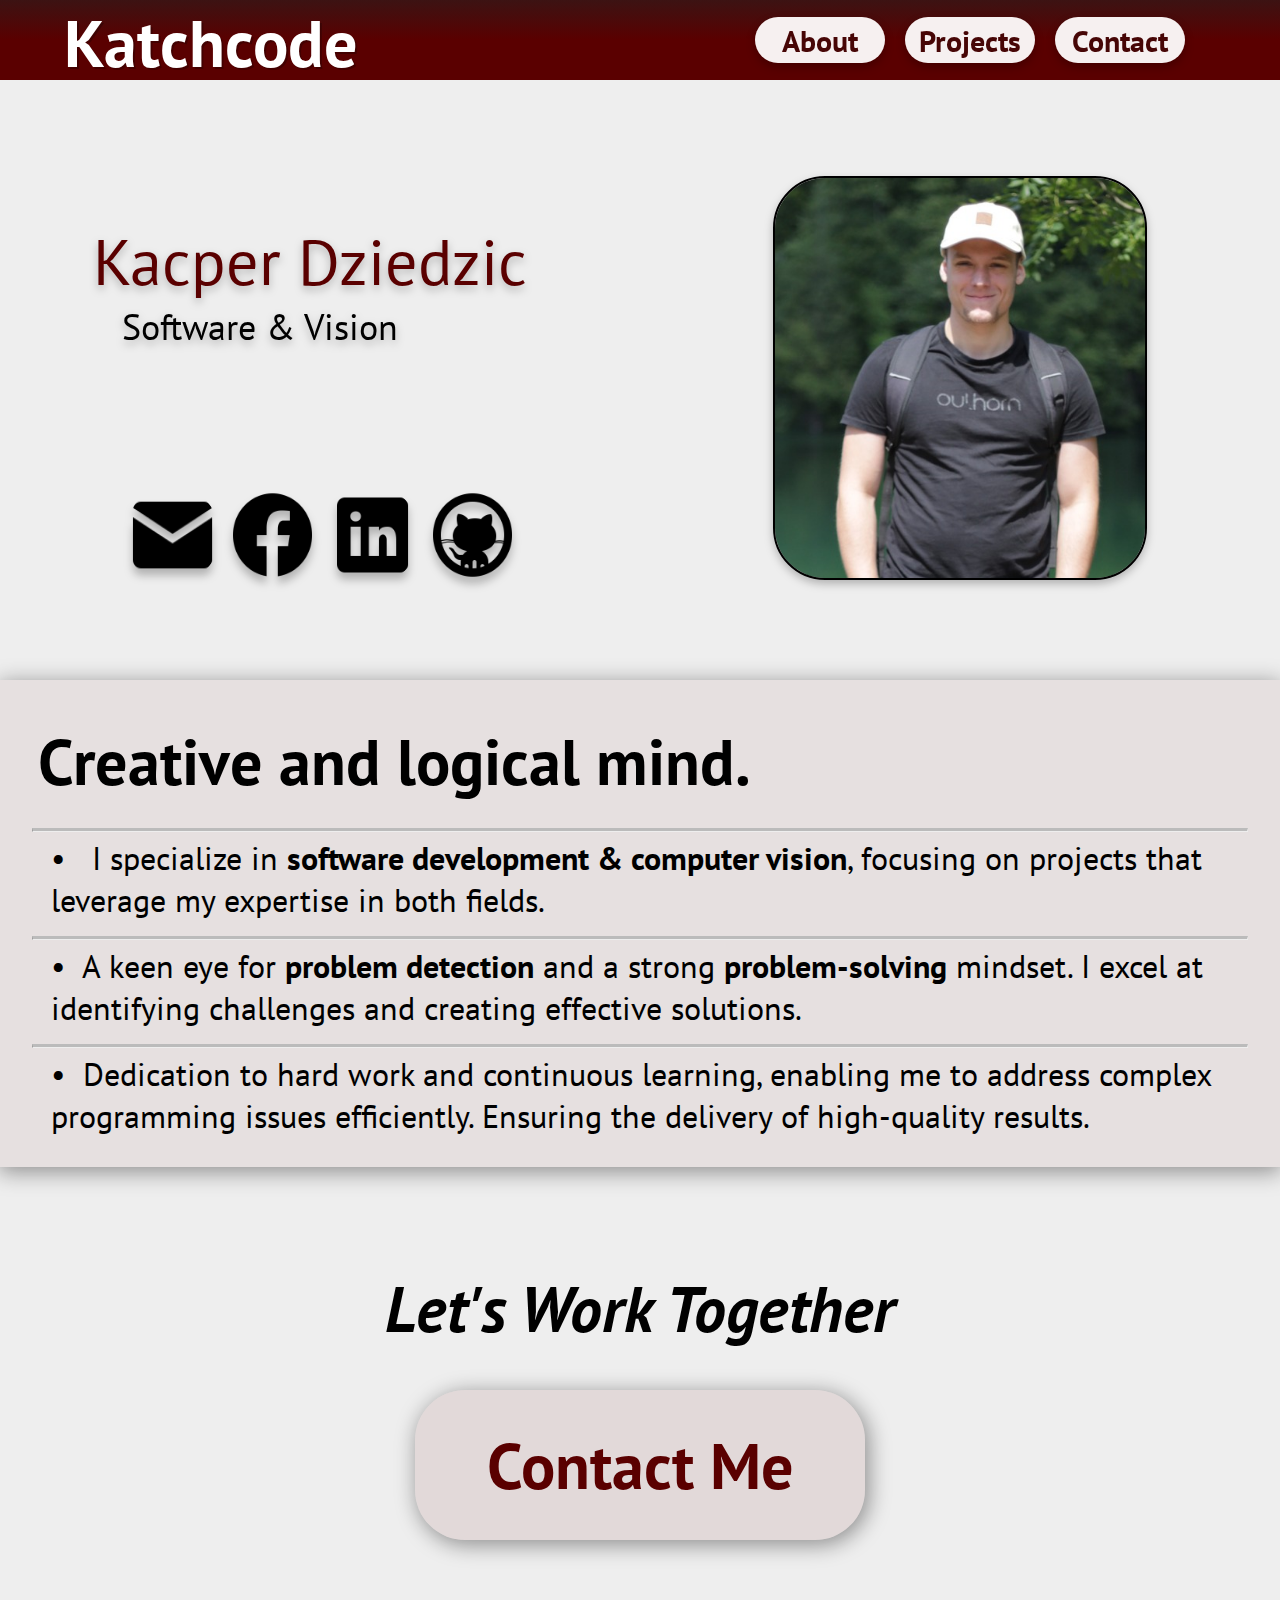
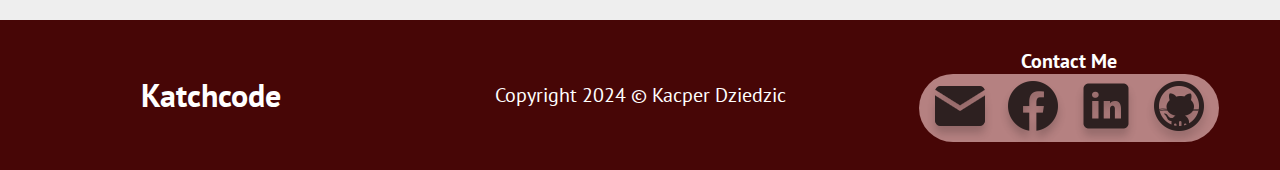
<file: index.html>
<!DOCTYPE html>
<html lang="en">
<head>
    <link rel="stylesheet" href="styles.css">
    <meta charset="UTF-8">
    <title>Katchcode</title>
</head>

<body>
    <div class="headerContainer">
        <div class="header1">
            <form style="display: inline" action="index.html" method="get">
                <button class="topChild mainHeader">Katchcode</button>
            </form>
        </div>
        <div class="header2">
            <div class="buttonContainer">
                <form style="display: inline" action="about.html" method="get">
                    <button class="headerButton">About</button>
                </form>
                <form style="display: inline" action="projects.html" method="get">
                    <button class="headerButton">Projects</button>
                </form>
                <form style="display: inline" action="contact.html" method="get">
                    <button class="headerButton">Contact</button>
                </form>
            </div>
        </div>
    </div>

    <div class="topContainer">
        <div class="leftTop">
            <p class="titleText">Kacper Dziedzic</p>
            <p class="subtitleText">Software & Vision</p>
        </div>
        <div class="leftBottom">
            <img src="images/Links/email.png" class="iconButton" alt="email" onclick="emailClick()">
            <img src="images/Links/facebook.png" class="iconButton" alt="facebook" onclick="fbClick()">
            <img src="images/Links/linkedin.png" class="iconButton" alt="linkedin" onclick="linClick()">
            <img src="images/Links/github.png" class="iconButton" alt="github" onclick="gitClick()">
        </div>
        <div class="rightBox">
            <img src="images/Portrait/Capture.PNG" class="portrait" alt="Kacper">
        </div>
    </div>
    <div class="colourContainer">
        <div class="descriptionBox">
            <p class="minorHeader">Creative and logical mind.</p>
            <hr class="solid">
            <p class="subtext"> &#x2022; &nbsp I specialize in <span class="bold-font"> software development & computer vision</span>,
                focusing on projects that leverage my expertise in both fields. </p>
            <hr class="solid">
            <p class="subtext"> &#x2022; &nbspA keen eye for <span class="bold-font">problem detection</span> and a strong  <span class="bold-font">problem-solving</span> mindset.
                I excel at identifying challenges and creating effective solutions.</p>
            <hr class="solid">
            <p class="subtext"> &#x2022; &nbspDedication to hard work and continuous learning, enabling me to address
                complex programming issues efficiently. Ensuring the delivery of high-quality results.</p>
        </div>
    </div>

    <div class="hireContainer">
        <div class="textContainer">
            <p class="italicText">Let's Work Together</p>
        </div>
        <div class="contactContainer">
            <form style="display: inline" action="contact.html" method="get">
                <button class="bigButton">Contact Me</button>
            </form>
        </div>
    </div>
    <div class="footer">
        <div class="leftF">
            <p class="footerName">Katchcode</p>
        </div>
        <div class="middleF">
            <p class="copyrightText">Copyright 2024 © Kacper Dziedzic</p>
        </div>
        <div class="rightF">
            <p class="footerText">Contact Me</p>
            <div class="baseContainer">
                <img src="images/Links/email.png" class="footerIcon" alt="email" onclick="emailClick()">
                <img src="images/Links/facebook.png" class="footerIcon" alt="facebook" onclick="fbClick()">
                <img src="images/Links/linkedin.png" class="footerIcon" alt="linkedin" onclick="linClick()">
                <img src="images/Links/github.png" class="footerIcon" alt="github" onclick="gitClick()">
            </div>
        </div>
    </div>



    <script>
        function fbClick() {
            window.open("https://www.facebook.com/people/Kacper-Dziedzic/pfbid0enPADNt3sTbKaPDFvymZ2xS7ZcNK9uYvFZYGwYtFw8tdY9bRSkhkCWGJofdaaeU3l/", "_blank");
        }
        function linClick() {
            window.open("https://www.linkedin.com/in/kacper-dziedzic-8183401a3/", "_blank");
        }
        function emailClick() {
            window.location.href = "mailto:kacperdziedzic2003@gmail.com";
        }
        function gitClick() {
            window.open("https://github.com/Katchper", "_blank");
        }
    </script>
</body>
</html>
</file>
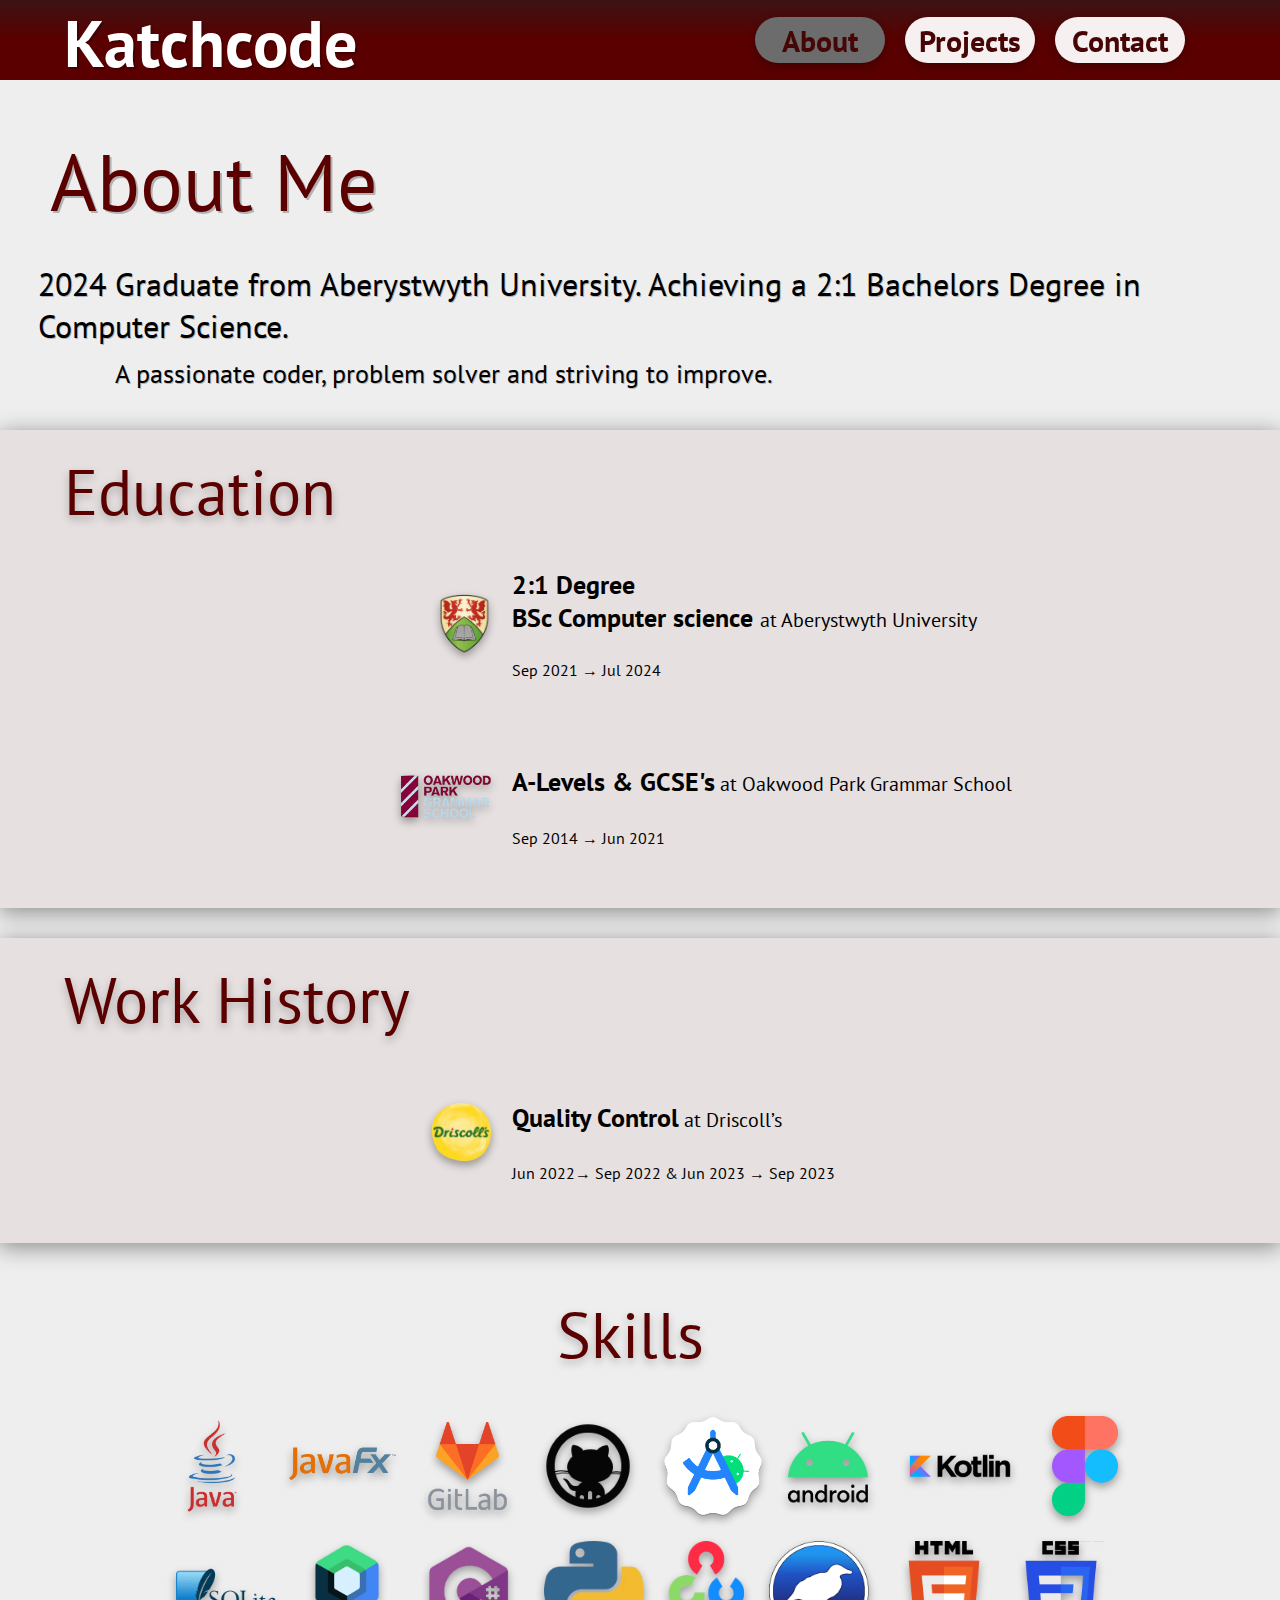
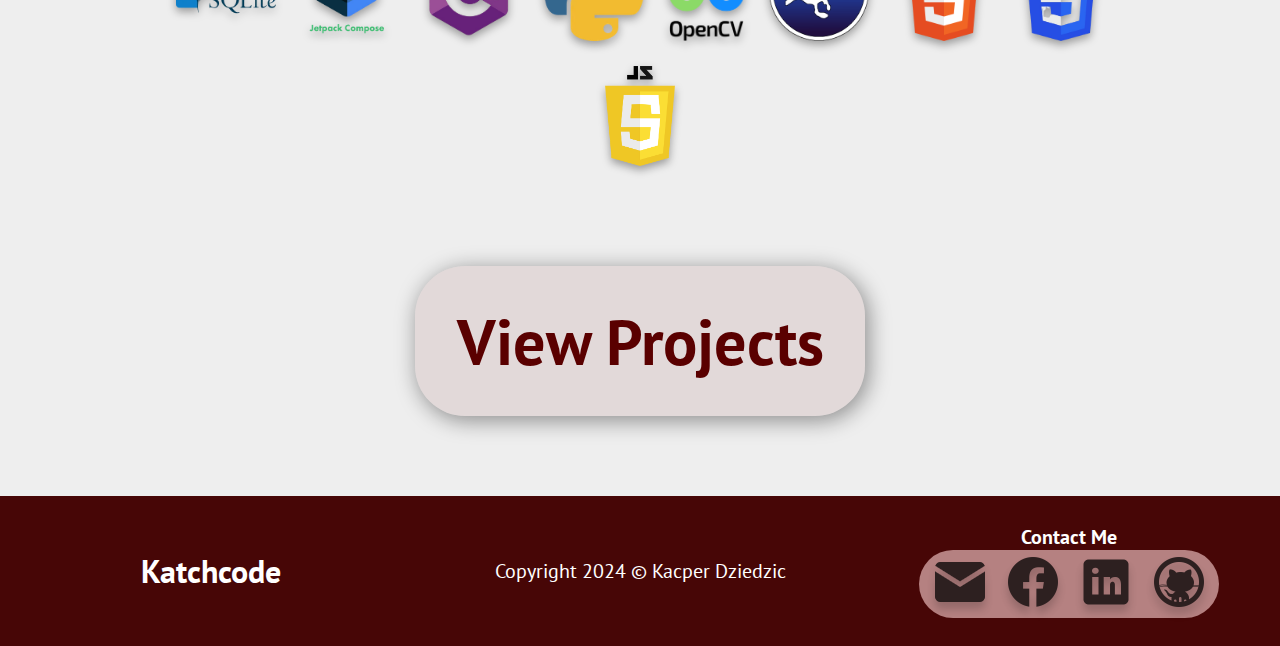
<file: about.html>
<!DOCTYPE html>
<html lang="en">
<head>
    <link rel="stylesheet" href="styles.css">
    <meta charset="UTF-8">
    <title>Katchcode</title>
</head>

<body>
<div class="headerContainer">
    <div class="header1">
        <form style="display: inline" action="index.html" method="get">
            <button class="topChild mainHeader">Katchcode</button>
        </form>
    </div>
    <div class="header2">
        <div class="buttonContainer">
            <form style="display: inline" action="about.html" method="get">
                <button class="headerButton" disabled>About</button>
            </form>
            <form style="display: inline" action="projects.html" method="get">
                <button class="headerButton">Projects</button>
            </form>
            <form style="display: inline" action="contact.html" method="get">
                <button class="headerButton">Contact</button>
            </form>
        </div>
    </div>
</div>

<div class="titleSection">
    <p class="standardTitle">About Me</p>
    <p class="aboutTop">2024 Graduate from Aberystwyth University. Achieving a 2:1 Bachelors Degree in Computer Science.</p>
    <p class="aboutTopSub">A passionate coder, problem solver and striving to improve.</p>
</div>

<div class="colourContainer">
    <div class="descriptionBox">
        <p class="titleText2">Education</p>
        <div class="experienceGridContainer">
            <div class="leftImage">
                <img src="images/Experience/aberystwyth.png" class="experienceImg" alt="aberystwyth">
            </div>
            <div class="rightText1">
                <p class="aboutText">2:1 Degree</p>
            </div>
            <div class="rightText2">
                <p class="aboutText">BSc Computer science <span class="aboutTextmini">at Aberystwyth University</span></p>
            </div>
            <div class="rightText3">
                <p class="yearText">Sep 2021 → Jul 2024</p>
            </div>
        </div>




        <div class="experienceGridContainer">
            <div class="leftImage">
                <img src="images/Experience/oakwood.png" class="experienceImg" alt="oakwood">
            </div>
            <div class="rightText1">
                <p class="yearText">&nbsp</p>
            </div>
            <div class="rightText2">
                <p class="aboutText">A-Levels & GCSE's<span class="aboutTextmini"> at Oakwood Park Grammar School</span></p>
            </div>
            <div class="rightText3">
                <p class="yearText">Sep 2014 → Jun 2021</p>
            </div>
        </div>
    </div>
</div>
<div class="fillerSpace"></div>
<div class="colourContainer">
    <div class="descriptionBox">
        <p class="titleText2">Work History</p>
        <div class="experienceGridContainer">
            <div class="leftImage">
                <img src="images/Experience/driscolls.png" class="experienceImg" alt="driscolls">
            </div>
            <div class="rightText1">
                <p class="yearText">&nbsp</p>
            </div>
            <div class="rightText2">
                <p class="aboutText">Quality Control<span class="aboutTextmini"> at Driscoll’s</span></p>
            </div>
            <div class="rightText3">
                <p class="yearText">Jun 2022→ Sep 2022 & Jun 2023 → Sep 2023 </p>
            </div>
        </div>
    </div>
</div>

<div class="skillsContainer">
    <p class="titleText">Skills</p>
    <div class="imageContainer">
        <img src="images/Skills/java.png" class="imageChild" alt="java">
        <img src="images/Skills/javafx.png" class="imageChild" alt="javafx">
        <img src="images/Skills/gitlab.png" class="imageChild" alt="gitlab">
        <img src="images/Skills/github.png" class="imageChild" alt="github">
        <img src="images/Skills/androidstudio.png" class="imageChild" alt="android studio">
        <img src="images/Skills/android.png" class="imageChild" alt="android">
        <img src="images/Skills/kotlin.png" class="imageChild" alt="kotlin">
        <img src="images/Skills/figma.png" class="imageChild" alt="figma">
        <img src="images/Skills/sqlite.png" class="imageChild" alt="sqlite">
        <img src="images/Skills/jetpackc.png" class="imageChild" alt="jetpack compose">
        <img src="images/Skills/csharp.png" class="imageChild" alt="csharp">
        <img src="images/Skills/python.png" class="imageChild" alt="python">
        <img src="images/Skills/opencv.png" class="imageChild" alt="opencv">
        <img src="images/Skills/weka.png" class="imageChild" alt="weka">
        <img src="images/Skills/html.png" class="imageChild" alt="html5">
        <img src="images/Skills/css.png" class="imageChild" alt="css">
        <img src="images/Skills/js.png" class="imageChild" alt="javascript">
    </div>


    <form style="display: inline" action="projects.html" method="get">
        <button class="bigButton">View Projects</button>
    </form>
</div>

<div class="footer">
    <div class="leftF">
        <p class="footerName">Katchcode</p>
    </div>
    <div class="middleF">
        <p class="copyrightText">Copyright 2024 © Kacper Dziedzic</p>
    </div>
    <div class="rightF">
        <p class="footerText">Contact Me</p>
        <div class="baseContainer">
            <img src="images/Links/email.png" class="footerIcon" alt="email" onclick="emailClick()">
            <img src="images/Links/facebook.png" class="footerIcon" alt="facebook" onclick="fbClick()">
            <img src="images/Links/linkedin.png" class="footerIcon" alt="linkedin" onclick="linClick()">
            <img src="images/Links/github.png" class="footerIcon" alt="github" onclick="gitClick()">
        </div>
    </div>
</div>

<script>
    function fbClick() {
        window.open("https://www.facebook.com/people/Kacper-Dziedzic/pfbid0enPADNt3sTbKaPDFvymZ2xS7ZcNK9uYvFZYGwYtFw8tdY9bRSkhkCWGJofdaaeU3l/", "_blank");
    }
    function linClick() {
        window.open("https://www.linkedin.com/in/kacper-dziedzic-8183401a3/", "_blank");
    }
    function emailClick() {
        window.location.href = "mailto:kacperdziedzic2003@gmail.com";
    }
    function gitClick() {
        window.open("https://github.com/Katchper", "_blank");
    }
    let elm = document.getElementById("GFG");

    function GFG_Fun() {
        elm.innerHTML = document.
            documentElement.clientWidth + " pixels";
    }

</script>
</body>
</html>
</file>
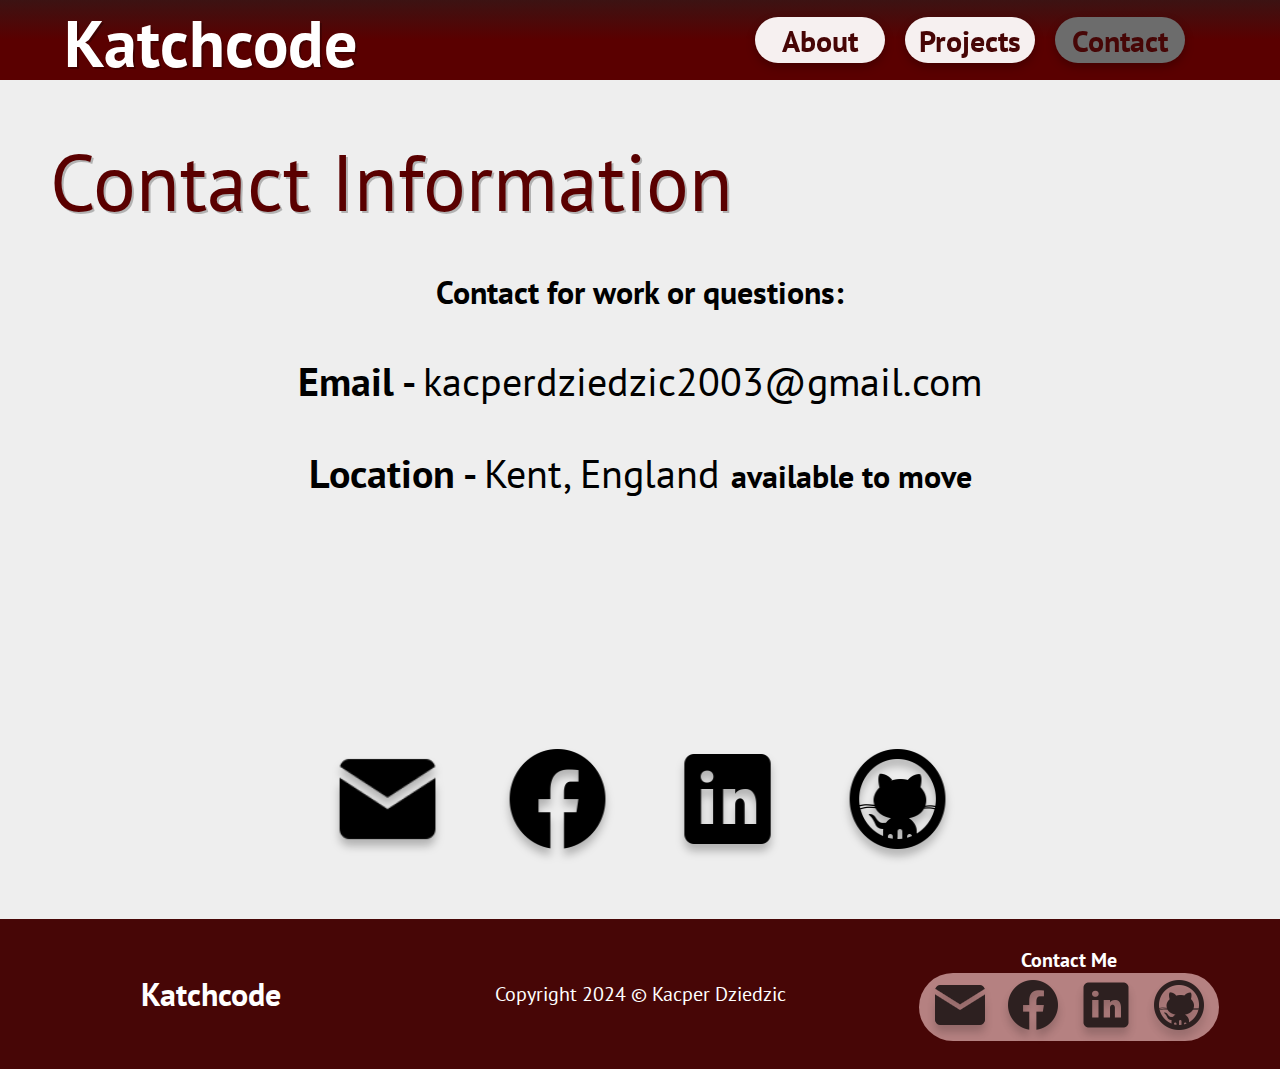
<file: contact.html>
<!DOCTYPE html>
<html lang="en">
<head>
    <link rel="stylesheet" href="styles.css">
    <meta charset="UTF-8">
    <title>Katchcode</title>
</head>

<body>
<div class="headerContainer">
    <div class="header1">
        <form style="display: inline" action="index.html" method="get">
            <button class="topChild mainHeader">Katchcode</button>
        </form>
    </div>
    <div class="header2">
        <div class="buttonContainer">
            <form style="display: inline" action="about.html" method="get">
                <button class="headerButton">About</button>
            </form>
            <form style="display: inline" action="projects.html" method="get">
                <button class="headerButton">Projects</button>
            </form>
            <form style="display: inline" action="contact.html" method="get">
                <button class="headerButton" disabled>Contact</button>
            </form>
        </div>
    </div>
</div>
<div class="contactBody">
    <div class="contactTitle">
        <p class="standardTitle">Contact Information</p>
    </div>
    <div class="contactTexts">
        <p class="contactInfo"><span class="bold-font-mini">Contact for work or questions:</span></p>
        <p class="contactInfo"><span class="bold-font-small">Email - </span>kacperdziedzic2003@gmail.com</p>
        <p class="contactInfo"><span class="bold-font-small">Location - </span>Kent, England <span class="bold-font-mini">available to move</span></p>
    </div>
    <div class="contactCollection">
        <img src="images/Links/email.png" class="iconButton2" alt="email" onclick="emailClick()">
        <img src="images/Links/facebook.png" class="iconButton2" alt="facebook" onclick="fbClick()">
        <img src="images/Links/linkedin.png" class="iconButton2" alt="linkedin" onclick="linClick()">
        <img src="images/Links/github.png" class="iconButton2" alt="github" onclick="gitClick()">
    </div>
</div>

<div class="footer">
    <div class="leftF">
        <p class="footerName">Katchcode</p>
    </div>
    <div class="middleF">
        <p class="copyrightText">Copyright 2024 © Kacper Dziedzic</p>
    </div>
    <div class="rightF">
        <p class="footerText">Contact Me</p>
        <div class="baseContainer">
            <img src="images/Links/email.png" class="footerIcon" alt="email" onclick="emailClick()">
            <img src="images/Links/facebook.png" class="footerIcon" alt="facebook" onclick="fbClick()">
            <img src="images/Links/linkedin.png" class="footerIcon" alt="linkedin" onclick="linClick()">
            <img src="images/Links/github.png" class="footerIcon" alt="github" onclick="gitClick()">
        </div>
    </div>
</div>


<script>
    function fbClick() {
        window.open("https://www.facebook.com/people/Kacper-Dziedzic/pfbid0enPADNt3sTbKaPDFvymZ2xS7ZcNK9uYvFZYGwYtFw8tdY9bRSkhkCWGJofdaaeU3l/", "_blank");
    }
    function linClick() {
        window.open("https://www.linkedin.com/in/kacper-dziedzic-8183401a3/", "_blank");
    }
    function emailClick() {
        window.location.href = "mailto:kacperdziedzic2003@gmail.com";
    }
    function gitClick() {
        window.open("https://github.com/Katchper", "_blank");
    }
</script>
</body>
</html>
</file>
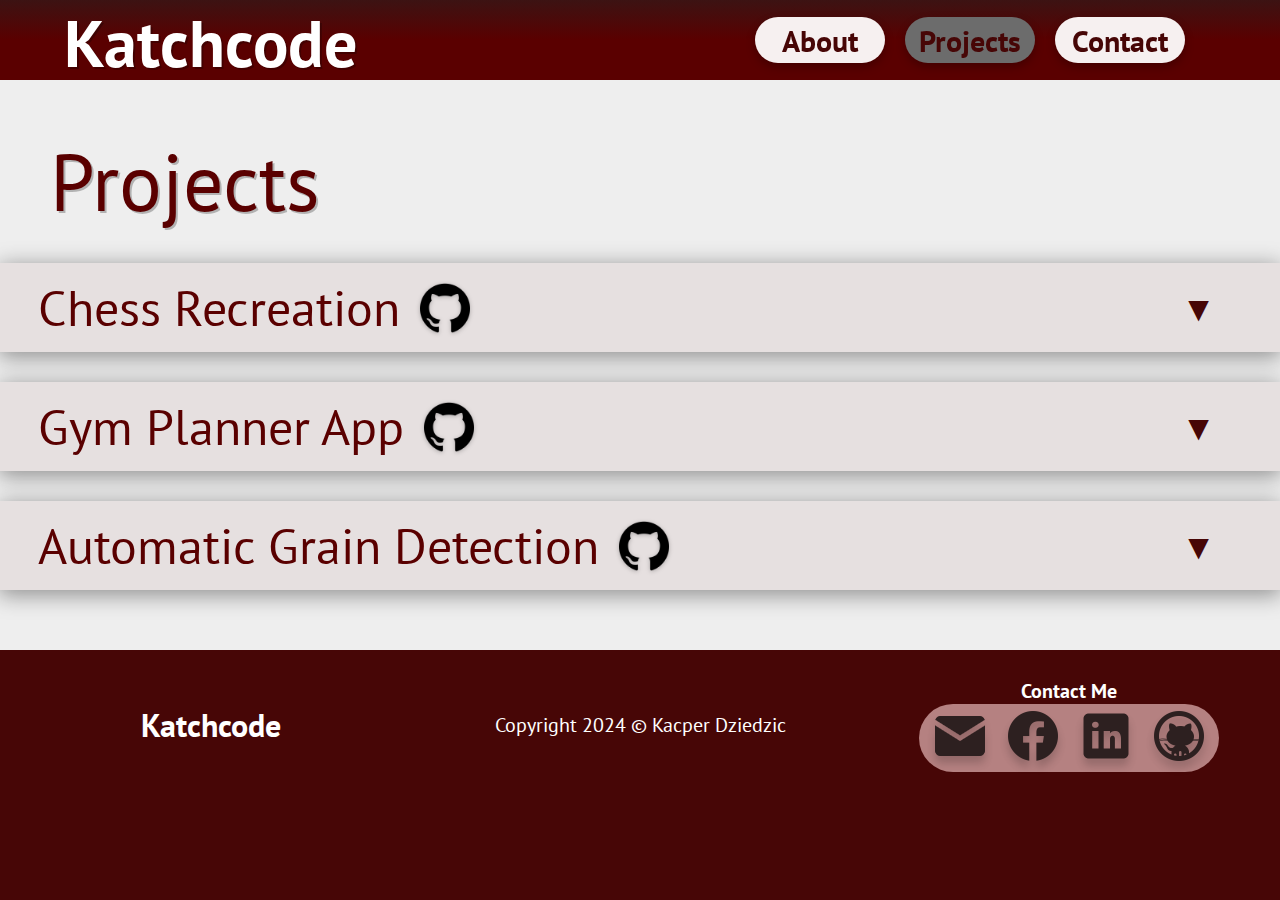
<file: projects.html>
<!DOCTYPE html>
<html lang="en">
<head>
    <link rel="stylesheet" href="styles.css">
    <meta charset="UTF-8">
    <title>Katchcode</title>
</head>

<body>
<div class="headerContainer">
    <div class="header1">
        <form style="display: inline" action="index.html" method="get">
            <button class="topChild mainHeader">Katchcode</button>
        </form>
    </div>
    <div class="header2">
        <div class="buttonContainer">
            <form style="display: inline" action="about.html" method="get">
                <button class="headerButton">About</button>
            </form>
            <form style="display: inline" action="projects.html" method="get">
                <button class="headerButton" disabled>Projects</button>
            </form>
            <form style="display: inline" action="contact.html" method="get">
                <button class="headerButton">Contact</button>
            </form>
        </div>
    </div>
</div>

<div class="titleSection">
    <p class="standardTitle">Projects</p>
</div>

<div class="colourContainer">
    <button class="collapsible">
        Chess Recreation
        <img src="images/github.png" class="gitIcon" alt="github" width="60" height="60" onclick="p1()">
    </button>
    <div class="content">
        <div class="mainBox">
            <div class="projectDescript">
                <p class="projectText">A <span class="projectText2">Team Project</span> to recreate Chess entirely with all the defined rules.
                    Made using <span class="projectText2">Java</span> with the main package <span class="projectText2">JavaFx</span> to create a clean and structured User Interface.
                    This Program includes: playing, saving, loading and replay. Utilising <span class="projectText2">Scrum</span> within the team
                    to create an organised and efficient workflow.
                </p>
                <p class="projectText3">Role: Full Stack Developer</p>
            </div>
            <div class="skillsBox">
                <p class="projectText4">Skills Used</p>
                <div class="imageContainer">
                    <img src="images/Skills/java.png" class="imageChild" alt="java">
                    <img src="images/Skills/gitlab.png" class="imageChild" alt="gitlab">
                    <img src="images/Skills/javafx.png" class="imageChild" alt="javafx">
                </div>
            </div>
            <div class="imageShowcase">
                <img src="images/Projects/Chess.PNG" class="projectImage" alt="chess">
            </div>
        </div>
    </div>
</div>
<div class="fillerSpace"></div>

<div class="colourContainer">
    <button class="collapsible">
        Gym Planner App
        <img src="images/github.png" class="gitIcon" alt="github" width="60" height="60" onclick="p2()">
    </button>
    <div class="content">
        <div class="mainBox">
            <div class="projectDescript">
                <p class="projectText"> <span class="projectText2">Android app</span> to help users plan and manage their gym workouts with a modern,
                    clean design using <span class="projectText2">Jetpack Compose & Material 3 (M3) Design principles.</span> Prototyped in <span class="projectText2">Figma</span> and
                    built in <span class="projectText2">Android Studio</span>, it features an <span class="projectText2">SQLite database</span> for persistent data storage. Users can view
                    and edit their workout schedule, mark workouts as complete, and add new exercises, making it a
                    practical tool for fitness management.
                </p>
            </div>
            <div class="skillsBox">
                <p class="projectText4">Skills Used</p>
                <div class="imageContainer">
                    <img src="images/Skills/kotlin.png" class="imageChild" alt="kotlin">
                    <img src="images/Skills/jetpackc.png" class="imageChild" alt="jetpack compose">
                    <img src="images/Skills/sqlite.png" class="imageChild" alt="sqlite">
                    <img src="images/Skills/figma.png" class="imageChild" alt="figma">
                    <img src="images/Skills/android.png" class="imageChild" alt="android">
                    <img src="images/Skills/androidstudio.png" class="imageChild" alt="androidstudio">
                </div>
            </div>
            <div class="imageShowcase">
                <img src="images/Projects/Gym.jpg" class="projectImage" alt="Gym App">
            </div>
        </div>
    </div>
</div>
<div class="fillerSpace"></div>

<div class="colourContainer">
    <button class="collapsible">
        Automatic Grain Detection
        <img src="images/github.png" class="gitIcon" alt="github" width="60" height="60" onclick="p3()">
    </button>
    <div class="content">
        <div class="mainBox">
            <div class="projectDescript">
                <p class="projectText">
                    Major project automating detection and identification of three Oat types using <span class="projectText2">Computer Vision & Machine Learning.</span>
                    <br />
                    &nbsp&nbspThis project leverages <span class="projectText2">Python</span> packages like <span class="projectText2">OpenCV</span> for computer vision, <span class="projectText2">Matplotlib</span> for data visualization,
                    and <span class="projectText2">Weka</span> wrapper for implementing machine learning algorithms. It focuses on identifying oats based on
                    common features such as colour, shape, and size. The project includes multiple programs for creating,
                    investigating, and optimizing machine learning models, with extensive data visualization and analysis.
                    The final system was implemented on a live setup using a <span class="projectText2">JeVois Camera.</span>

                    <br />
                    <br />
                    Final classification accuracy of over <span class="projectText2">95%</span>
                </p>
            </div>
            <div class="skillsBox">
                <p class="projectText4">Skills Used</p>
                <div class="imageContainer">
                    <img src="images/Skills/python.png" class="imageChild" alt="java">
                    <img src="images/Skills/weka.png" class="imageChild" alt="weka">
                    <img src="images/Skills/github.png" class="imageChild" alt="github">
                    <img src="images/Skills/opencv.png" class="imageChild" alt="opencv">
                </div>
            </div>
            <div class="imageShowcase">
                <img src="images/Projects/Grain.png" class="projectImage" alt="computer vision">
            </div>
        </div>
    </div>
</div>
<div class="fillerSpace"></div>
<div class="fillerSpace"></div>
<div class="footer">
    <div class="leftF">
        <p class="footerName">Katchcode</p>
    </div>
    <div class="middleF">
        <p class="copyrightText">Copyright 2024 © Kacper Dziedzic</p>
    </div>
    <div class="rightF">
        <p class="footerText">Contact Me</p>
        <div class="baseContainer">
            <img src="images/Links/email.png" class="footerIcon" alt="email" onclick="emailClick()">
            <img src="images/Links/facebook.png" class="footerIcon" alt="facebook" onclick="fbClick()">
            <img src="images/Links/linkedin.png" class="footerIcon" alt="linkedin" onclick="linClick()">
            <img src="images/Links/github.png" class="footerIcon" alt="github" onclick="gitClick()">
        </div>
    </div>
</div>


<script>
    function fbClick() {
        window.open("https://www.facebook.com/people/Kacper-Dziedzic/pfbid0enPADNt3sTbKaPDFvymZ2xS7ZcNK9uYvFZYGwYtFw8tdY9bRSkhkCWGJofdaaeU3l/", "_blank");
    }
    function linClick() {
        window.open("https://www.linkedin.com/in/kacper-dziedzic-8183401a3/", "_blank");
    }
    function emailClick() {
        window.location.href = "mailto:kacperdziedzic2003@gmail.com";
    }
    function gitClick() {
        window.open("https://github.com/Katchper", "_blank");
    }

    function p1() {
        window.open("https://github.com/Katchper/chess-project", "_blank");
    }
    function p2() {
        window.open("https://github.com/Katchper/gym-app", "_blank");
    }
    function p3() {
        window.open("https://github.com/Katchper/GrainClassification", "_blank");
    }

    var coll = document.getElementsByClassName("collapsible");
    var i;

    for (i = 0; i < coll.length; i++) {
        coll[i].addEventListener("click", function() {
            this.classList.toggle("active");
            var content = this.nextElementSibling;
            if (content.style.maxHeight){
                content.style.maxHeight = null;
            } else {
                content.style.maxHeight = content.scrollHeight + "px";
            }
        });
    }
    var images = document.querySelectorAll('.collapsible img');
    for (i = 0; i < images.length; i++) {
        images[i].addEventListener("click", function(event) {
            event.stopPropagation();
        });
    }
</script>
</body>
</html>
</file>
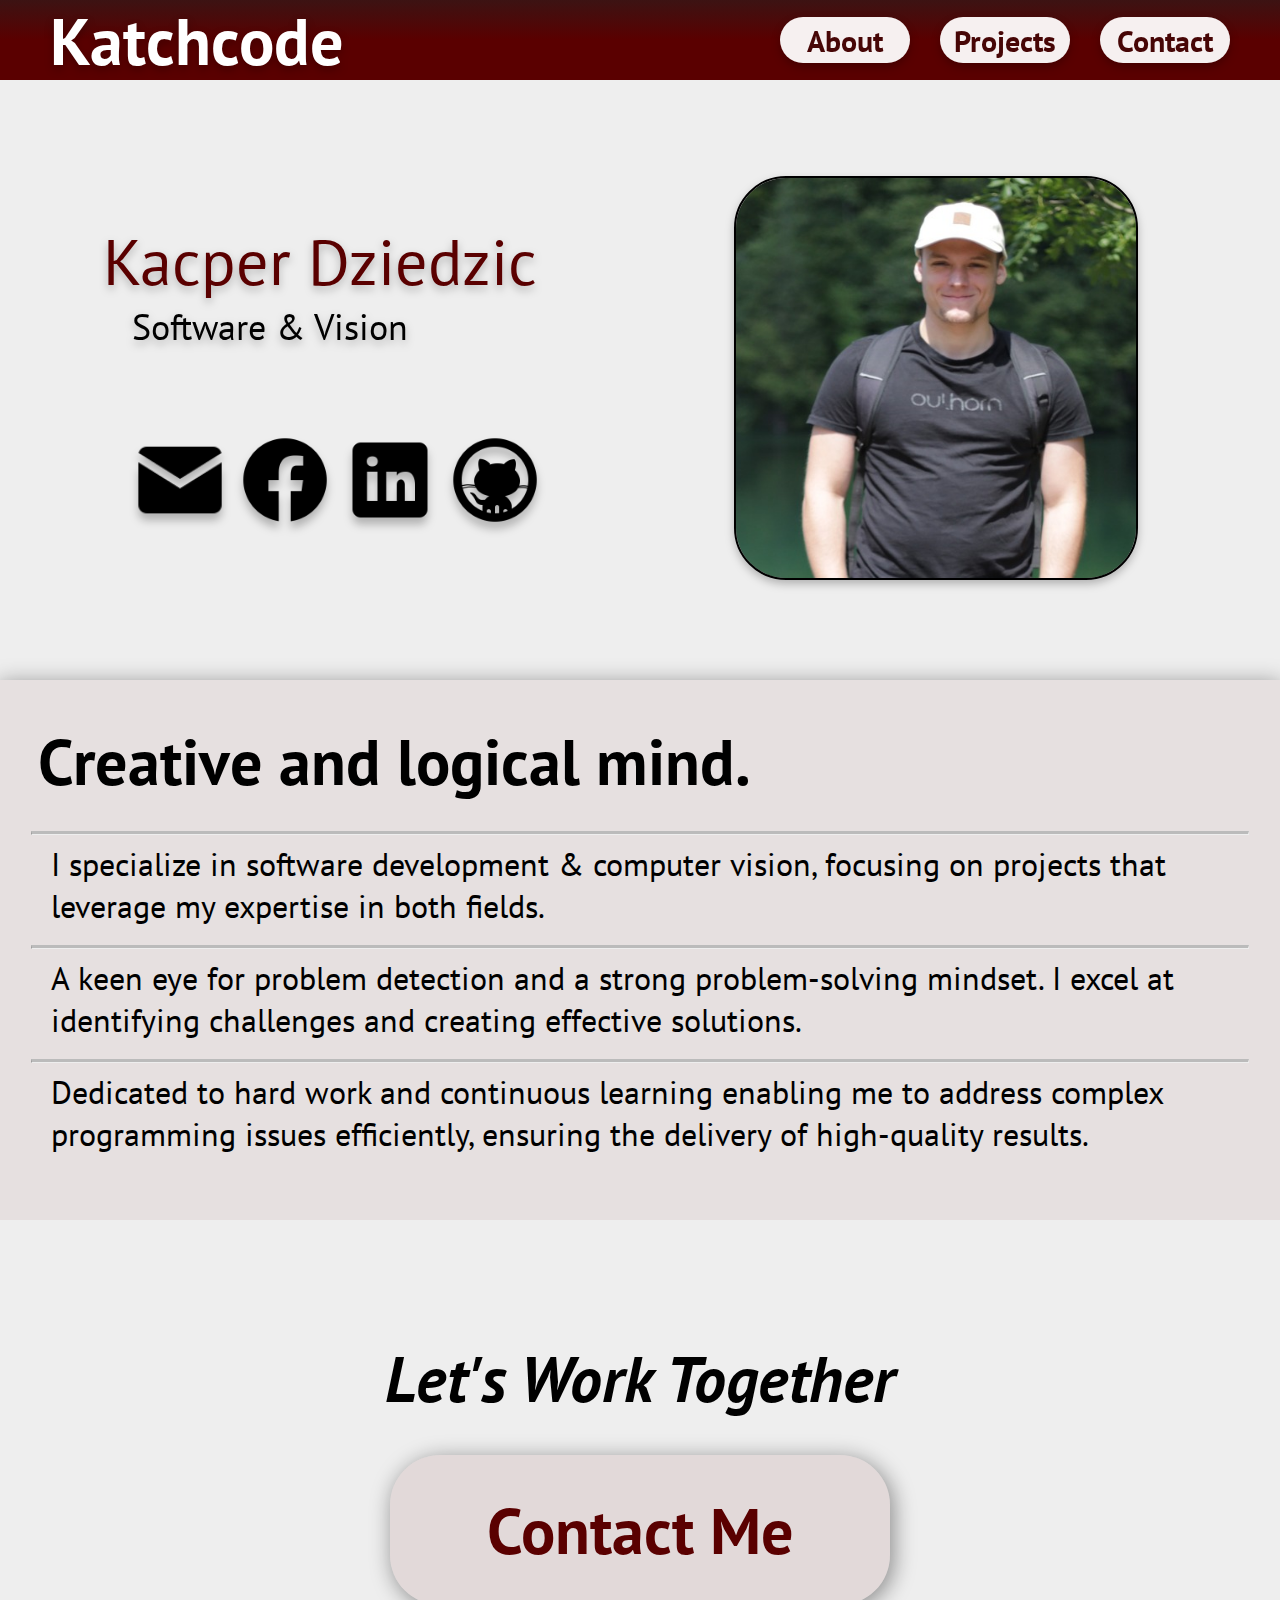
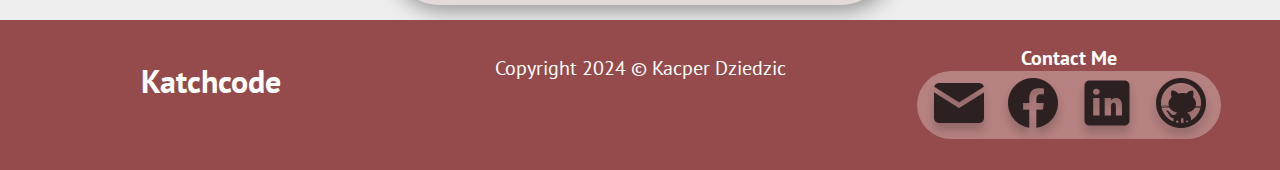
<file: old/index(old).html>
<!DOCTYPE html>
<html lang="en" content="width=device-width">


<!-- HTML Head Section -->
<head>
    <link rel="stylesheet" href="styles(old).css">
    <title>Katchcode</title>
    <meta charset="utf-8">
</head>


<!-- HTML Body Section -->
<body>
    <div class="topContainer">
        <button class="topChild mainHeader">Katchcode</button>
        <div class="buttons">
            <button class="headerButton">About</button>
            <button class="headerButton">Projects</button>
            <button class="headerButton">Contact</button>
        </div>

    </div>
    <div class="middleBox">
        <div class="middleLeft">
            <div class="leftTop">
                <p class="titleText">Kacper Dziedzic</p>
                <p class="subtitleText">Software & Vision</p>
            </div>
            <div class="leftBottom">
                <img src="../images/Links/email.png" class="iconButton" alt="email">
                <img src="../images/Links/facebook.png" class="iconButton" alt="facebook">
                <img src="../images/Links/linkedin.png" class="iconButton" alt="linkedin">
                <img src="../images/Links/github.png" class="iconButton" alt="github">
            </div>
        </div>
        <div class="middleRight">
            <img src="../images/Portrait/Capture.PNG" class="portrait" alt="Kacper">
        </div>
    </div>
    <div class="colourContainer">
        <div class="descriptionBox">
            <p class="minorHeader">Creative and logical mind.</p>
            <hr class="solid">
            <p class="subtext">I specialize in software development & computer vision,
                focusing on projects that leverage my expertise in both fields. </p>
            <hr class="solid">
            <p class="subtext">A keen eye for problem detection and a strong problem-solving mindset.
                I excel at identifying challenges and creating effective solutions.</p>
            <hr class="solid">
            <p class="subtext">Dedicated to hard work and continuous learning enabling me to address
                complex programming issues efficiently, ensuring the delivery of high-quality results.</p>
        </div>
    </div>

    <div class="colourContainer">
        <div class="hireBox">
            <div class="hireText">
                <p class="italicText">Let's Work Together</p>
            </div>
            <div class="contactButton">
                <button class="bigButton">Contact Me</button>
            </div>
        </div>
    </div>

    <div class="footer">
        <div class="leftFooter">
            <p class="footerName">Katchcode</p>
        </div>
        <div class="middleFooter">
            <p class="copyrightText">Copyright 2024 © Kacper Dziedzic</p>
        </div>
        <div class="rightFooter">
            <p class="footerText">Contact Me</p>
            <div class="buttonContainer">
                <img src="../images/Links/email.png" class="footerIcon" alt="email">
                <img src="../images/Links/facebook.png" class="footerIcon" alt="facebook">
                <img src="../images/Links/linkedin.png" class="footerIcon" alt="linkedin">
                <img src="../images/Links/github.png" class="footerIcon" alt="github">
            </div>
        </div>
    </div>

</body>
</html>
</file>
<file: styles.css>
@font-face {
    font-family: PTsansBold;
    src: url(fonts/PTSans/PTSans-Bold.ttf);
}
@font-face {
    font-family: PTsansReg;
    src: url(fonts/PTSans/PTSans-Regular.ttf);
}
@font-face {
    font-family: PTsansItalic;
    src: url(fonts/PTSans/PTSans-Italic.ttf);
}
@font-face {
    font-family: PTsansBoldIt;
    src: url(fonts/PTSans/PTSans-BoldItalic.ttf);
}

.bold-font {
    font-family: 'PTsansBold', sans-serif; /* 'sans-serif' as a fallback */
    font-weight: bold;
}

*{
    margin: 0;
    padding: 0;
    box-sizing: border-box;
}

body{
    background: #470606;
    display: flex;
    flex-direction: column;
    overflow-x: hidden;
}


.headerContainer{
    -webkit-user-select: none; /* Safari */
    -ms-user-select: none; /* IE 10 and IE 11 */
    user-select: none; /* Standard syntax */
    position: -webkit-sticky; /* Safari */
    position: sticky;
    top: 0;
    display: flex;
    height: 80px;
    width: 100%;
    justify-content: space-between;
    background-image: linear-gradient(rgb(60, 19, 19), rgb(90, 0, 0), rgb(90, 0, 0));
    flex-direction: row;
    z-index: 2;
    align-items: center;
}
.header1{
    text-align: left;
    padding-left: 5%;
    width: 50%;
    height: 100%;
}
.header2{
    width: 50%;
    height: 100%;
}
@media (max-width: 1080px) {
    .headerContainer{
        flex-direction: column;
        height: 160px;
        position: relative;
    }
    .header1{
        text-align: center;
        width: 100%;
    }
    .header2{
        width: 100%;
    }
}

.mainHeader{
    border: none;
    background-color: inherit;
    cursor: pointer;
    color: #ffffff;
    font-family: PTsansBold, serif;
    font-size: 66px;
    transition: transform ease 0.3s, text-shadow ease 0.3s;
    text-shadow: 2px 2px rgba(0, 0, 0, 0.25);
}
.mainHeader:hover {
    transform: translateY(-2px);
    text-shadow: 4px 4px rgba(0, 0, 0, 0.25);
}
.mainHeader:disabled{cursor: default;}

.headerButton{
    width: 130px;
    height: 46px;
    border-radius: 23px;
    color: #470606;
    background-color: #f6f0f0;
    margin-left: 20px;
    cursor: pointer;
    border: 0;
    font-family: PTsansBold;
    font-size: 30px;
    filter: drop-shadow(0px 4px 4px rgba(0, 0, 0, 0.25));
    transition: background-color ease 0.2s, filter ease 0.2s;
}
.headerButton:hover{background-color: #bfbfbf; filter: drop-shadow(0px 8px 8px rgba(0, 0, 0, 0.4));}
.headerButton:active{background-color: #858585;}
.headerButton:disabled{background-color: #6c6c6c; cursor: default;}

.buttonContainer{
    display: flex;
    justify-content: center; /* Horizontally center the buttons */
    align-items: center;
    height: 100%;
}


.topContainer{
    -webkit-user-select: none; /* Safari */
    -ms-user-select: none; /* IE 10 and IE 11 */
    user-select: none; /* Standard syntax */
    min-height: 600px;
    width: 100%;
    background: #eeeeee;
    display: grid;
    grid-template-columns: 50% 50%;
    grid-template-rows: 50% 50%;
}

.rightBox{
    grid-column: 2;
    grid-row: 1 / 3;
    background: #eeeeee;
    justify-self: center;
    align-content: center;
    justify-items: center;

}

.leftTop{
    grid-column: 1;
    grid-row: 1;
    background: #eeeeee;
    display: flex;
    flex-direction: column; /* Stack items vertically */
    justify-content: flex-end;
}
.leftBottom{
    -webkit-box-sizing: border-box; /* Safari/Chrome, other WebKit */
    -moz-box-sizing: border-box;    /* Firefox, other Gecko */
    box-sizing: border-box;
    grid-column: 1;
    grid-row: 2;
    background: #eeeeee;
    display: flex;
    justify-content: center;
    align-items: center;
    flex-wrap: wrap;
    margin-bottom: 40px;
}

@media (max-width: 1080px) {
    .topContainer {
        min-height: 750px;
        grid-template-columns: 100%;
        grid-template-rows: auto auto auto;
    }
    .rightBox {
        grid-column: 1;
        grid-row: 2;
    }
    .leftBottom {
        width: 100%;
        grid-column: 1;
        grid-row: 3;
    }
    .titleText, .subtitleText{
        margin-left: 50px;
    }
}

.titleText{
    text-align: center;
    font-family: PTsansReg, serif;
    color: #5A0000;
    font-size: 64px;
    margin-right: 20px;
    filter: drop-shadow(0px 4px 4px rgba(0, 0, 0, 0.25));
}

.titleText2{
    text-align: left;
    font-family: PTsansReg, serif;
    color: #5A0000;
    font-size: 64px;
    padding-top: 20px;
    margin-left: 5%;
    padding-bottom: 10px;
    filter: drop-shadow(0px 4px 4px rgba(0, 0, 0, 0.25));

}

.subtitleText{
    margin-right: 120px;
    text-align: center;
    font-family: PTsansReg, serif;
    color: #000000;
    font-size: 36px;
    filter: drop-shadow(0px 4px 4px rgba(0, 0, 0, 0.25));
    padding-bottom: 30px;
}

.iconButton{
    border-radius: 50px;
    margin-top: 50px;
    width: 100px;
    height: 100px;
    filter: brightness(0) grayscale(100%) drop-shadow(0px 7px 4px rgba(0, 0, 0, 0.25));
    -webkit-user-drag: none;
    cursor: pointer;
    padding-left: 5px;
    transition: filter ease 0.2s;

}
.iconButton:hover{filter: brightness(0.15) grayscale(100%) drop-shadow(2px 9px 6px rgba(0, 0, 0, 0.35));}
.iconButton:active{filter: brightness(0.2) grayscale(100%) drop-shadow(3px 9px 6px rgba(0, 0, 0, 0.45));}


.portrait{
    border-radius: 50px;
    height: 400px;
    width: 370px;
    outline: 2px solid black;
    filter: drop-shadow(0px 4px 4px rgba(0, 0, 0, 0.25));
    -webkit-user-drag: none;
}

.colourContainer{
    z-index: 1;
    background: #eeeeee;
    -webkit-box-shadow: 0 4px 21px 1px rgba(0,0,0,0.4);
    -moz-box-shadow: 0 4px 21px 1px rgba(0,0,0,0.4);
    box-shadow: 0 4px 21px 1px rgba(0,0,0,0.4);
}
.descriptionBox{
    min-height: 20px;
    width: 100%;
    background: rgba(199, 170, 170, 0.2);
    padding-bottom: 20px;
}

.minorHeader{
    padding-top: 40px;
    padding-left: 3%;
    padding-bottom: 20px;
    font-family: PTsansBold, serif;
    color: #000000;
    font-size: 64px;
}

.subtext{
    padding-left: 4%;
    padding-right: 2%;
    font-family: PTsansReg, serif;
    color: #000000;
    font-size: 32px;
    padding-bottom: 10px;
}


.hireContainer{
    height: 100%;
    width: 100%;
    background: #eeeeee;
    flex-direction: row;
}

.textContainer{
    min-height: 100px;
    background: #eeeeee;
}
.baseContainer{
    width: 300px;
    background: #B58181;
    border-radius: 50px;
    padding: 2px;
    margin: 0 auto;
}

.italicText{
    -webkit-user-select: none; /* Safari */
    -ms-user-select: none; /* IE 10 and IE 11 */
    user-select: none; /* Standard syntax */
    padding-top: 100px;
    font-family: PTsansBoldIt, serif;
    font-size: 64px;
    text-align: center;
    color: black;
    margin: 0 auto;
    padding-bottom: 40px;
}

.bigButton{
    -webkit-user-select: none; /* Safari */
    -ms-user-select: none; /* IE 10 and IE 11 */
    user-select: none; /* Standard syntax */
    display: block;
    margin: 0 auto;
    width: 450px;
    height: 150px;
    font-family: PTsansBold, serif;
    font-size: 64px;
    border-radius: 50px;
    color: #5A0000;
    -webkit-box-shadow: 3px 4px 21px 1px rgba(0,0,0,0.4);
    -moz-box-shadow: 3px 4px 21px 1px rgba(0,0,0,0.4);
    box-shadow: 3px 4px 21px 1px rgba(0,0,0,0.4);
    border: 0;
    background: rgba(199, 170, 170, 0.3);
    margin-bottom: 80px;
    transition: background-color ease 0.4s, transform ease 0.2s, box-shadow ease 0.2s;
}
.bigButton:hover{transform: translateY(-4px);background: rgba(199, 170, 170, 0.7); box-shadow: 6px 8px 21px 1px rgba(0,0,0,0.5);}
.bigButton:active{background: rgba(199, 170, 170, 0.9);}

.footerIcon{

    border-radius: 30px;
    margin-left: 9px;
    width: 60px;
    height: 60px;
    filter: brightness(0) grayscale(100%) drop-shadow(0px 7px 4px rgba(0, 0, 0, 0.25));
    -webkit-user-drag: none;
    cursor: pointer;
    opacity: 75%;
}
.footerIcon:hover{opacity: 80%;}
.footerIcon:active{opacity: 90%;}

.footer{
    -webkit-user-select: none; /* Safari */
    -ms-user-select: none; /* IE 10 and IE 11 */
    user-select: none; /* Standard syntax */
    height: 150px;
    width: 100%;
    background: #470606;
    display: grid;
    grid-template-columns: 33% 34% 33%;
    align-items: center;
    justify-content: center;
}

.leftF{
    grid-column: 1;
    grid-row: 1;
}
.middleF{
    grid-column: 2;
    grid-row: 1;
}
.rightF{
    grid-column: 3;
    grid-row: 1;
}
@media (max-width: 1080px) {
    .footer {
        grid-template-columns: 50% 50%;
        grid-template-rows: 50% 50%;
    }
    .leftF{
        grid-column: 1;
        grid-row: 1;
    }
    .middleF{
        grid-column: 2;
        grid-row: 1;
    }
    .rightF{
        grid-column: 1 / 3;
        grid-row: 2;
    }
}

.topChild{
    align-items: center;
    display: inline-block;
}

hr.solid {
    border-top: 3px solid #bbb;
    width: 95%;
    margin-left: 2.5%;
    margin-top: 5px;
    margin-bottom: 5px;

}
.footerName{
    text-align: center;
    font-family: PTsansBold, serif;
    color: #ffffff;
    font-size: 32px;
}
.copyrightText{
    text-align: center;
    font-family: PTsansReg, serif;
    color: #ffffff;
    font-size: 20px;
}
.footerText{
    text-align: center;
    font-family: PTsansBold;
    color: #ffffff;
    font-size: 20px;
}

.circleButton{
    height: 100px;
    width: 100px;
}

.contactBody{
    display: flex;
    flex-direction: column;
}

.contactTitle{
    background-color: #eeeeee;

}

.contactTexts{
    background-color: #eeeeee;
}
.contactCollection{
    background-color: #eeeeee;
    padding-top: 150px;
    padding-bottom: 60px;
    display: flex;
    justify-content: center; /* Horizontally center the buttons */
    align-items: center;
    gap: 50px;
}

.iconButton2{
    -webkit-user-select: none; /* Safari */
    -ms-user-select: none; /* IE 10 and IE 11 */
    user-select: none;
    border-radius: 50px;
    margin-top: 50px;
    width: 120px;
    height: 120px;
    filter: brightness(0) grayscale(100%) drop-shadow(0px 7px 4px rgba(0, 0, 0, 0.25));
    -webkit-user-drag: none;
    cursor: pointer;
    padding-left: 5px;
    transition: filter ease 0.2s;

}
.iconButton2:hover{filter: brightness(0.15) grayscale(100%) drop-shadow(2px 9px 6px rgba(0, 0, 0, 0.35));}
.iconButton2:active{filter: brightness(0.2) grayscale(100%) drop-shadow(3px 9px 6px rgba(0, 0, 0, 0.45));}

.standardTitle{
    -webkit-user-select: none; /* Safari */
    -ms-user-select: none; /* IE 10 and IE 11 */
    user-select: none;
    padding-top: 50px;
    padding-left: 50px;
    font-family: PTsansReg, serif;
    font-size: 80px;
    text-align: left;
    color: rgba(90,0,0,1);
    margin: 0 auto;
    padding-bottom: 30px;
    text-shadow: 2px 2px rgba(0, 0, 0, 0.25);
}

.contactInfo{
    font-family: PTsansReg, serif;
    font-size: 40px;
    text-align: center;
    color: black;
    margin: 0 auto;
    padding-bottom: 40px;
}

.bold-font-small {
    font-family: 'PTsansBold', sans-serif; /* 'sans-serif' as a fallback */
    font-weight: bold;
}

.bold-font-mini {
    font-family: 'PTsansBold', sans-serif; /* 'sans-serif' as a fallback */
    font-weight: bold;
    font-size: 32px;
}
@media (max-width: 1080px) {
    .contactInfo{
        font-size: 30px;
    }
    .contactCollection{
        gap: 5px;
    }
}

.titleSection{
    background-color: #eeeeee;
}

.aboutTop{
    font-family: PTsansReg, serif;
    font-size: 32px;
    text-align: left;
    color: black;
    text-shadow: 1px 1px rgba(0, 0, 0, 0.25);
    padding-left: 3%;
    padding-right: 3%;
    padding-bottom: 10px;
}
.aboutTopSub{
    font-family: PTsansReg, serif;
    font-size: 26px;
    text-align: left;
    color: black;
    padding-left: 9%;
    padding-right: 10px;
    text-shadow: 1px 1px rgba(0, 0, 0, 0.25);
    padding-bottom: 40px;
}

@media (max-width: 1080px) {
    .aboutTop{
        font-size: 30px;
    }
    .aboutTopSub{
        font-size: 24px;
    }
}

.experienceGridContainer{
    width: 100%;
    display: grid;
    grid-template-columns: 40% 60%;
    grid-template-rows: auto auto auto;
    padding-bottom: 10px;
}

.leftImage{
    grid-column: 1;
    grid-row: 1/4;
    display: flex;
    align-items: center;
    justify-content: flex-end;
}

.rightText1{
    grid-column: 2;
    grid-row: 1;
    display: flex;
    justify-content: flex-start;
    align-items: flex-end;

}
.rightText2{
    height: auto;
    grid-column: 2;
    grid-row: 2;
    overflow: hidden; /* Ensures any overflowing content is hidden */
    white-space: normal; /* Allows text to wrap normally */
    word-wrap: break-word;
}
.rightText3{
    grid-column: 2;
    grid-row: 3;
}

.skillsContainer{
    -webkit-user-select: none; /* Safari */
    -ms-user-select: none; /* IE 10 and IE 11 */
    user-select: none; /* Standard syntax */
    padding-top: 50px;
    background-color: #eeeeee;
}

.smallerButton{
    -webkit-user-select: none; /* Safari */
    -ms-user-select: none; /* IE 10 and IE 11 */
    user-select: none; /* Standard syntax */
    display: block;
    margin: 0 auto;
    width: 200px;
    height: 70px;
    font-family: PTsansBold, serif;
    font-size: 64px;
    border-radius: 50px;
    color: #5A0000;
    -webkit-box-shadow: 3px 4px 21px 1px rgba(0,0,0,0.4);
    -moz-box-shadow: 3px 4px 21px 1px rgba(0,0,0,0.4);
    box-shadow: 3px 4px 21px 1px rgba(0,0,0,0.4);
    border: 0;
    background: rgba(199, 170, 170, 0.3);
    margin-bottom: 80px;
    transition: background-color ease 0.4s, transform ease 0.2s, box-shadow ease 0.2s;
}
.bigButton:hover{transform: translateY(-4px);background: rgba(199, 170, 170, 0.7); box-shadow: 6px 8px 21px 1px rgba(0,0,0,0.5);}
.bigButton:active{background: rgba(199, 170, 170, 0.9);}

.imageContainer{
    padding-top: 40px;
    display: flex;
    justify-content: center;
    flex-wrap: wrap;
    gap: 25px;
    margin-left: 10%;
    margin-right: 10%;
    padding-bottom: 100px;
}

.imageChild{
    -webkit-user-select: none; /* Safari */
    -ms-user-select: none; /* IE 10 and IE 11 */
    user-select: none; /* Standard syntax */
    width: auto;
    height: 100px;
    filter: drop-shadow(0px 4px 4px rgba(0, 0, 0, 0.35));
}

.collapsible {
    -webkit-user-select: none; /* Safari */
    -ms-user-select: none; /* IE 10 and IE 11 */
    user-select: none;
    display: flex;
    align-items: center;
    background-color: rgba(199, 170, 170, 0.2);
    font-family: PTsansReg, serif;
    color: #5A0000;
    font-size: 50px;
    cursor: pointer;
    padding: 12px 5% 12px 3%;
    width: 100%;
    border: none;
    text-align: left;
    outline: none;

}
.collapsible:hover{
    background-color: rgba(199, 170, 170, 0.7);
}

.active {
    background-color: rgba(199, 170, 170, 0.5);
}

.collapsible:after {
    margin-left: auto;
    font-size: 35px;
    content: '\25BC';
    color: #470606;
}

.active:after {
    content: "\25B2";
}

.content {
    -webkit-user-select: none; /* Safari */
    -ms-user-select: none; /* IE 10 and IE 11 */
    user-select: none;
    padding: 0 18px;
    max-height: 0;
    overflow: hidden;
    transition: max-height 0.2s ease-out;
    background: linear-gradient(rgba(199, 170, 170, 0.5), rgba(199, 170, 170, 0.2), rgba(199, 170, 170, 0.2));
}

.mainBox{
    display: grid;
    grid-template-columns: 55% 45%;
    grid-template-rows: auto auto;
    margin-bottom: 20px;
}

.projectDescript{
    grid-column: 1;
    grid-row: 1;
    margin-bottom: 20px;
}

.skillsBox{
    grid-column: 1;
    grid-row: 2;
    padding-bottom: 20px;
}
.imageShowcase{
    grid-column: 2;
    grid-row: 1/3;
    padding: 5%;
}

.projectImage{
    width: 100%;
    height: auto;
    outline: solid black 2px;
}

.gitIcon{
    margin-left: 20px;
    width: 50px;
    height: 50px;
    filter: brightness(0%) grayscale(100%) drop-shadow(0px 1px 2px rgba(0, 0, 0, 0.25));
    -webkit-user-drag: none;
    cursor: pointer;
    transition: filter ease 0.2s;
}
.gitIcon:hover{filter: brightness(50%) grayscale(100%) drop-shadow(2px 9px 6px rgba(0, 0, 0, 0.35));}
.gitIcon:active{filter: brightness(50%) grayscale(100%) drop-shadow(3px 9px 6px rgba(0, 0, 0, 0.45));}

.fillerSpace{
    height: 30px;
    width: 100%;
    background: #eeeeee;
}

.projectText{
    padding: 2%;
    font-size: 26px;
    font-family: PTsansReg, serif;
    color: black;
}

.projectText2{
    font-size: 26px;
    font-family: PTsansBold, serif;
    color: black;
}
.projectText3{
    padding: 2%;
    font-size: 22px;
    font-family: PTsansReg, serif;
    color: black;
}

.skillsBox{
    display: flex;
    flex-direction: column;
    justify-content: flex-start;
}

.projectText4{
    text-align: center;
    font-size: 26px;
    font-family: PTsansBold, serif;
    color: black;
}

.yearText{
    font-size: 16px;
    font-family: PTsansReg, serif;
    color: black;
}

.aboutText{
    font-size: 26px;
    font-family: PTsansBold, serif;
    color: black;
    overflow: hidden; /* Ensure content does not overflow */
    white-space: normal; /* Allow text to wrap */
    word-wrap: break-word;
}

.experienceImg{
    -webkit-user-select: none; /* Safari */
    -ms-user-select: none; /* IE 10 and IE 11 */
    user-select: none; /* Standard syntax */
    width: auto;
    margin-right: 20px;
    margin-top: 10%;
    margin-bottom: 10%;
    height: 60px;
    filter: drop-shadow(0px 4px 4px rgba(0, 0, 0, 0.35));
}

.aboutTextmini{
    font-size: 20px;
    font-family: PTsansReg, serif;
    color: black;
}
</file>
<file: old/styles(old).css>
@font-face {
    font-family: PTsansBold;
    src: url(../fonts/PTSans/PTSans-Bold.ttf);
}
@font-face {
    font-family: PTsansReg;
    src: url(../fonts/PTSans/PTSans-Regular.ttf);
}
@font-face {
    font-family: PTsansItalic;
    src: url(../fonts/PTSans/PTSans-Italic.ttf);
}
@font-face {
    font-family: PTsansBoldIt;
    src: url(../fonts/PTSans/PTSans-BoldItalic.ttf);
}

body {
    background: #470606;
    margin: 0;
    padding: 0;
    overflow-x: hidden;
}

p{
    margin: 0;
    padding: 0;
    color: #ffffff;
}

button{
    margin: 0;
    padding: 0;
}

.topContainer{
    -webkit-user-select: none; /* Safari */
    -ms-user-select: none; /* IE 10 and IE 11 */
    user-select: none; /* Standard syntax */
    position: -webkit-sticky; /* Safari */
    position: sticky;
    z-index: 2;
    display: flex;
    justify-content: space-between;
    align-items: center; /* Optional: vertically center-aligns text and buttons */

    top: 0;
    margin: 0;
    padding: 0;
    height: 80px;
    padding-right: 50px;
    padding-left: 50px;
    background-image: linear-gradient(rgb(60, 19, 19), rgb(90, 0, 0), rgb(90, 0, 0));
}

.buttons{
    display: flex;
    gap: 10px;
}

.headerButton{
    width: 130px;
    height: 46px;
    border-radius: 23px;
    color: #470606;
    background-color: #f6f0f0;
    margin-left: 20px;
    cursor: pointer;
    border: 0;
    font-family: PTsansBold;
    font-size: 30px;
    filter: drop-shadow(0px 4px 4px rgba(0, 0, 0, 0.25));
}
.headerButton:hover{background: #b1b1b1;}
.headerButton:active{background: #959595;}
.headerButton:disabled{background-color: darkgray; cursor: not-allowed;}

.mainHeader{
    border: none;
    background-color: inherit;
    cursor: pointer;
    color: #ffffff;
    font-family: PTsansBold;
    font-size: 66px;
    filter: drop-shadow(0px 4px 4px rgba(0, 0, 0, 0.25));
}

.topChild{
    align-items: center;
    display: inline-block;

}

.middleBox{
    background: #eeeeee;
    -webkit-user-select: none; /* Safari */
    -ms-user-select: none; /* IE 10 and IE 11 */
    user-select: none; /* Standard syntax */
    height: 600px;
    width: 100%;
    z-index: 1;
}

.middleLeft{
    height: 600px;
    float: left;
    width: 50%;
}

.leftTop{
    height: 300px;
    width: 100%;
    display: flex;
    flex-direction: column;
    justify-content: flex-end;
}

.titleText{
    text-align: center;
    font-family: PTsansReg, serif;
    color: #5A0000;
    font-size: 64px;
    filter: drop-shadow(0px 4px 4px rgba(0, 0, 0, 0.25));

}

.subtitleText{
    margin-right: 100px;
    text-align: center;
    font-family: PTsansReg, serif;
    color: #000000;
    font-size: 36px;
    filter: drop-shadow(0px 4px 4px rgba(0, 0, 0, 0.25));
    padding-bottom: 30px;
}

.leftBottom{
    -webkit-box-sizing: border-box; /* Safari/Chrome, other WebKit */
    -moz-box-sizing: border-box;    /* Firefox, other Gecko */
    box-sizing: border-box;
    height: 300px;
    width: 100%;
    display: flex;
    flex-direction: row;
    justify-content: center;
    padding-left: 30px;
}

.iconButton{
    margin-top: 50px;
    width: 100px;
    height: 100px;
    filter: brightness(0) grayscale(100%) drop-shadow(0px 7px 4px rgba(0, 0, 0, 0.25));
    -webkit-user-drag: none;
    cursor: pointer;
    padding-left: 5px;

}
.iconButton:hover{filter: brightness(0.15) grayscale(100%) drop-shadow(0px 7px 4px rgba(0, 0, 0, 0.25));}
.iconButton:active{filter: brightness(0.2) grayscale(100%) drop-shadow(0px 7px 4px rgba(0, 0, 0, 0.25));}

.middleRight{
    height: 600px;
    width: 50%;
    align-content: center;
}


.portrait{
    border-radius: 50px;
    height: 400px;
    width: 400px;
    outline: 2px solid black;
    filter: drop-shadow(0px 4px 4px rgba(0, 0, 0, 0.25));
    -webkit-user-drag: none;
    margin-left: 15%;
}

.descriptionBox{
    height: 540px;
    width: 100%;
    background: rgba(199, 170, 170, 0.2);
    -webkit-box-shadow: 0 4px 21px 1px rgba(0,0,0,0.4);
    -moz-box-shadow: 0 4px 21px 1px rgba(0,0,0,0.4);
    box-shadow: 0 4px 21px 1px rgba(0,0,0,0.4);
}

.colourContainer{
    background: #eeeeee;
}

.minorHeader{
    padding-top: 40px;
    padding-left: 3%;
    padding-bottom: 20px;
    font-family: PTsansBold, serif;
    color: #000000;
    font-size: 64px;
}

.subtext{
    padding-left: 4%;
    padding-right: 2%;
    font-family: PTsansReg, serif;
    color: #000000;
    font-size: 32px;
    padding-bottom: 10px;
}

.hireBox{
    height: 400px;
    width: 100%;

}

.hireText{
    height: 200px;
    width: 100%;
    display: flex;
    align-items: flex-end;
    padding-bottom: 10px;
}

.italicText{
    font-family: PTsansBoldIt, serif;
    font-size: 64px;
    text-align: center;
    color: black;
    margin: 0 auto;
}

.contactButton{
    align-content: center;
    height: 200px;
    width: 100%;
}

.bigButton{
    display: block;
    margin: 0 auto;
    width: 500px;
    height: 150px;
    font-family: PTsansBold, serif;
    font-size: 64px;
    border-radius: 50px;
    color: #5A0000;
    -webkit-box-shadow: 3px 4px 21px 1px rgba(0,0,0,0.4);
    -moz-box-shadow: 3px 4px 21px 1px rgba(0,0,0,0.4);
    box-shadow: 3px 4px 21px 1px rgba(0,0,0,0.4);
    border: 0;
    background: rgba(199, 170, 170, 0.3);

}
.bigButton:hover{background: rgba(199, 170, 170, 0.5);}
.bigButton:active{background: rgba(199, 170, 170, 0.6);}


.footer{
    -webkit-user-select: none; /* Safari */
    -ms-user-select: none; /* IE 10 and IE 11 */
    user-select: none; /* Standard syntax */
    height: 150px;
    width: 100%;
    background: #954b4b;
    display: flex;           /* Use flexbox for alignment */
    justify-content: center; /* Center the container-div horizontally */
    align-items: center;
}

.leftFooter{
    text-align: center;
    float: left;
    width: 33%;
    height: 100%;
}

.footerName{
    padding-top: 40px;
    font-family: PTsansBold, serif;
    color: #ffffff;
    font-size: 32px;
}

.middleFooter{
    float: left;
    width: 34%;
    height: 100%;
}

.copyrightText{
    padding-top: 35px;
    text-align: center;
    font-family: PTsansReg, serif;
    color: #ffffff;
    font-size: 20px;
}

.rightFooter{
    float: right;
    width: 33%;
    height: 100%;
}

.footerText{
    margin-top: 25px;
    text-align: center;
    font-family: PTsansBold;
    color: #ffffff;
    font-size: 20px;
}

.buttonContainer{
    width: 300px;
    background: #B58181;
    border-radius: 50px;
    padding: 2px;
    margin: 0 auto;

}

.footerIcon{
    width: 60px;
    height: 60px;
    filter: brightness(0) grayscale(100%) drop-shadow(0px 7px 4px rgba(0, 0, 0, 0.25));
    -webkit-user-drag: none;
    cursor: pointer;
    padding-left: 10px;
    opacity: 75%;
}
.footerIcon:hover{opacity: 80%;}
.footerIcon:active{opacity: 90%;}

hr.solid {
    border-top: 3px solid #bbb;
    padding-left: 5%;
    width: 90%;
}

.filler{
    height: 1000px;
    background: #470606;
    overflow: auto;
}

.contactTitle{
    padding-top: 30px;
    padding-left: 50px;
    font-family: PTsansReg, serif;
    color: #5A0000;
    font-size: 96px;
    filter: drop-shadow(0px 4px 4px rgba(0, 0, 0, 0.25));

}

.middleContact{

}
.contactInfo{
    font-family: PTsansReg, serif;
    font-size: 40px;
    text-align: center;
    color: black;
    margin: 0 auto;
}

.wrapper{
    min-height: 100%;
    position: relative;
}
</file>
